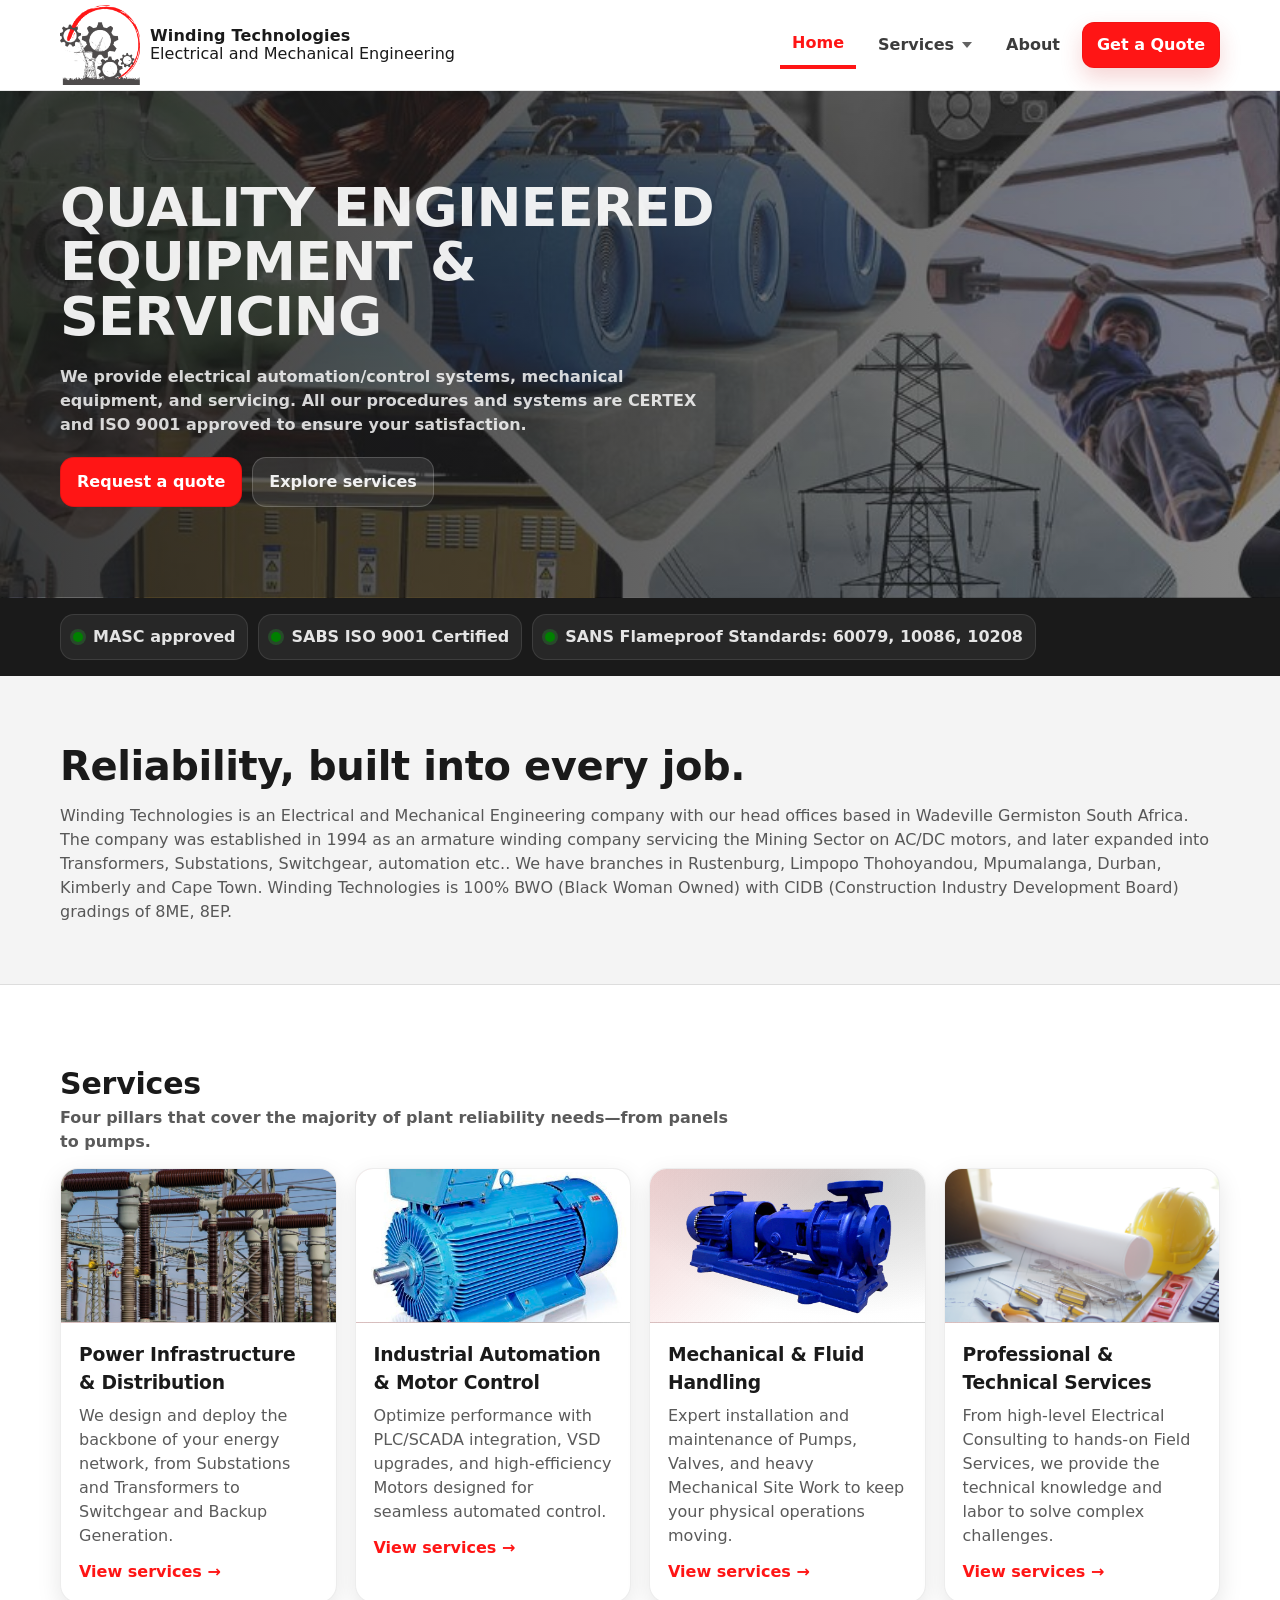
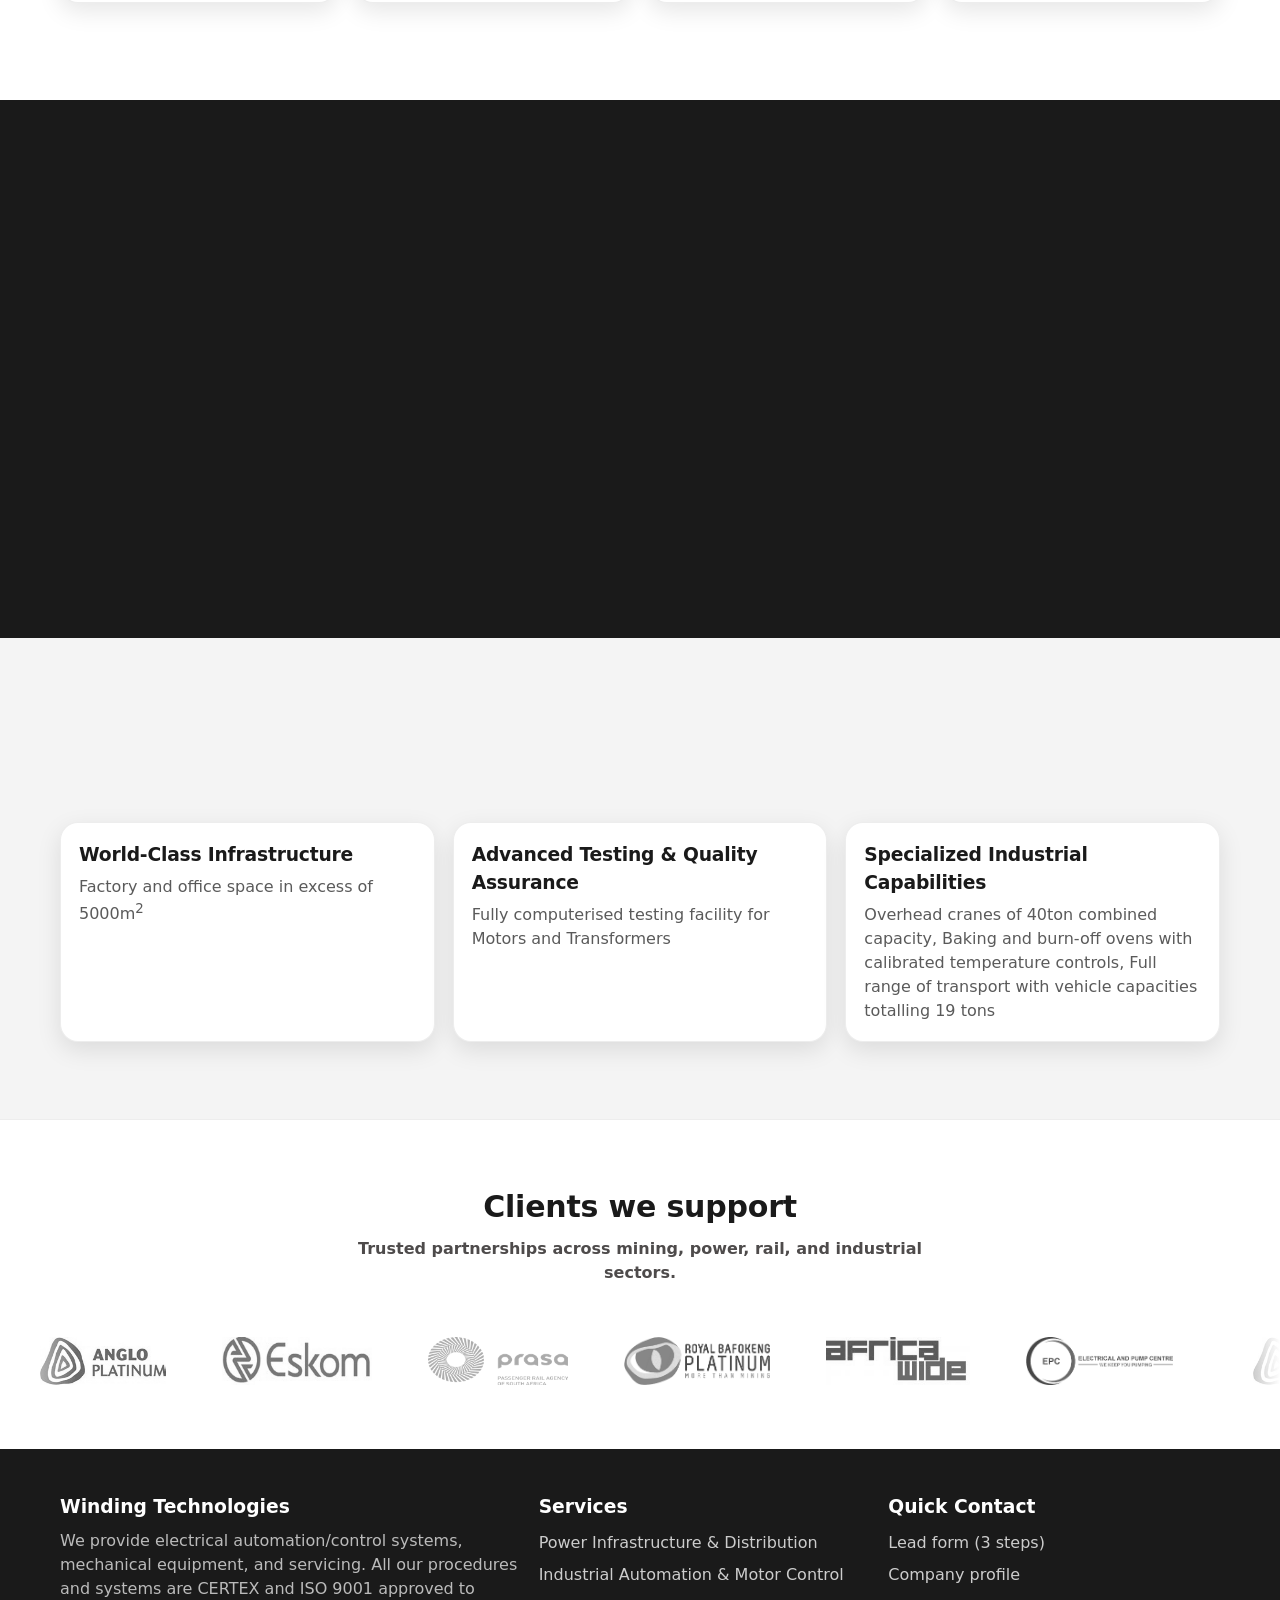
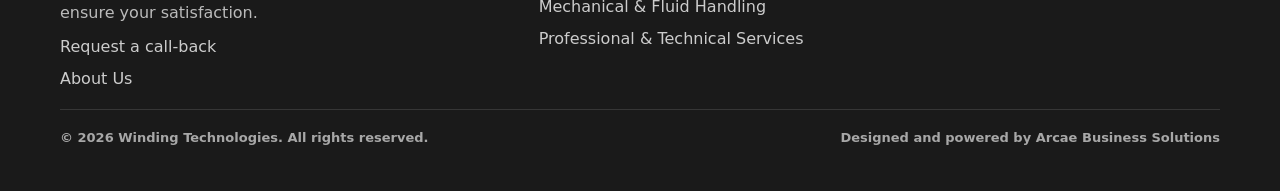
<file: index.html>
<!doctype html>
<html lang="en">
  <head>
    <meta charset="utf-8" />
    <meta name="viewport" content="width=device-width, initial-scale=1" />
    <title>Winding Tech | Industrial Electrical & Mechanical Services</title>
    <meta name="description" content="Reliability-first industrial electrical, automation, and mechanical equipment services. Planned maintenance and rapid response to protect uptime." />
    <link rel="stylesheet" href="./css/main.css" />
  </head>
  <body>
    <div data-site-header></div>

    <main>
      <section class="hero hero--image">
        <div class="u-container hero__grid">
          <div>
            <!-- <span class="u-pill">Industrial reliability • Uptime focused</span> -->
            <h1 class="hero__title">QUALITY ENGINEERED
              EQUIPMENT & SERVICING</h1>
            <p class="hero__lead">
              We provide electrical automation/control systems, mechanical equipment, and servicing. All our procedures and systems are CERTEX and ISO 9001 approved to ensure your satisfaction.            </p>
            <div class="hero__actions">
              <a class="btn btn--primary" href="./contact.html">Request a quote</a>
              <a class="btn" href="./services/industrial-servicing.html">Explore services</a>
            </div>
          </div>

          <!-- <aside class="hero__panel" aria-label="What you get">
            <h3>Reliability-first delivery</h3>
            <p>Structured work scopes, clear reporting, and practical engineering—so downtime stays predictable.</p>
            <ul>
              <li>Preventive maintenance aligned to plant priorities</li>
              <li>On-site diagnostics and root-cause guidance</li>
              <li>Documentation and handover built into the job</li>
            </ul>
          </aside> -->
        </div>
      </section>

      <section class="trust" aria-label="Trust bar">
        <div class="u-container trust__row">
          <div class="trust__item"><span class="trust__dot" aria-hidden="true"></span> MASC approved</div>
          <div class="trust__item"><span class="trust__dot" aria-hidden="true"></span> SABS ISO 9001 Certified</div>
          <div class="trust__item"><span class="trust__dot" aria-hidden="true"></span> SANS Flameproof Standards: 60079, 10086, 10208</div>
        </div>
      </section>

      <section class="page-hero">
        <div class="u-container">
          <h1 class="page-hero__title">Reliability, built into every job.</h1>
          <p class="page-hero__lead">
            Winding Technologies is an Electrical and Mechanical Engineering company with our head offices based in
            Wadeville Germiston South Africa. The company was established in 1994 as an armature winding company servicing
            the Mining Sector on AC/DC motors, and later expanded into Transformers, Substations, Switchgear, automation etc..
            We have branches in Rustenburg, Limpopo Thohoyandou, Mpumalanga, Durban, Kimberly and Cape Town. Winding
            Technologies is 100% BWO (Black Woman Owned) with CIDB (Construction Industry Development Board) gradings of 8ME, 8EP.
          </p>
        </div>
      </section>

      <section class="u-section" aria-label="Core services overview">
        <div class="u-container">
          <div class="section-head" data-reveal>
            <div>
              <h2 class="section-head__title">Services</h2>
              <p class="section-head__lead">Four pillars that cover the majority of plant reliability needs—from panels to pumps.</p>
            </div>
            <!-- <a class="link" href="./contact.html">Talk to an engineer →</a> -->
          </div>

          <div class="u-grid services-overview" data-reveal>
            <article class="u-card service-card">
              <div class="service-card__media" role="img" aria-label="Electrical and automation equipment placeholder">
                <img src="./assets/img/services/winding-tech-substation.jpg">
              </div>
              <div class="u-card__inner">
                <h3 class="service-card__title">Power Infrastructure & Distribution</h3>
                <p class="service-card__text">We design and deploy the backbone of your energy network, from Substations and Transformers to Switchgear and Backup
                Generation.</p>
                <div class="service-card__actions">
                  <a class="link" href="./services/electrification.html">View services →</a>
                </div>
              </div>
            </article>

            <article class="u-card service-card">
              <div class="service-card__media" role="img" aria-label="Mechanical equipment placeholder">
                <img src="./assets/img/services/abb-motor-winding-tech.jpg" height="180">
              </div>
              <div class="u-card__inner">
                <h3 class="service-card__title">Industrial Automation & Motor Control</h3>
                <p class="service-card__text">Optimize performance with PLC/SCADA integration, VSD upgrades, and high-efficiency Motors designed for seamless
                automated control.</p>
                <div class="service-card__actions">
                  <a class="link" href="./services/electrical-automation.html">View services →</a>
                </div>
              </div>
            </article>

            <article class="u-card service-card">
              <div class="service-card__media" role="img" aria-label="Industrial servicing placeholder">
                <img src="./assets/img/services/Water-pump-2-inch-electric-Web-1-1024x538.png">
              </div>
              <div class="u-card__inner">
                <h3 class="service-card__title">Mechanical & Fluid Handling</h3>
                <p class="service-card__text">Expert installation and maintenance of Pumps, Valves, and heavy Mechanical Site Work to keep your physical operations
                moving.</p>
                <div class="service-card__actions">
                  <a class="link" href="./services/mechanical-equipment.html">View services →</a>
                </div>
              </div>
            </article>

            <article class="u-card service-card">
              <div class="service-card__media" role="img" aria-label="Industrial servicing placeholder">
                <img src="./assets/img/services/consulting.jpg">
              </div>
              <div class="u-card__inner">
                <h3 class="service-card__title">Professional & Technical Services</h3>
                <p class="service-card__text">From high-level Electrical Consulting to hands-on Field Services, we provide the technical knowledge and labor to solve
                complex challenges.</p>
                <div class="service-card__actions">
                  <a class="link" href="./services/industrial-servicing.html">View services →</a>
                </div>
              </div>
            </article>
          </div>

        </div>
      </section>

      <section class="u-section fleet" aria-label="Rapid response fleet">
        <div class="u-container">
          <div class="fleet__grid">
            <div data-reveal>
              <h2 class="fleet__title">Quality Management</h2>
              <p class="fleet__text">
              <ul>
                <li>SABS ISO 9001 Certified</li>
                <li>ISO/IEC/SANS 80079-34:2018</li>
                <li>MTEX Q MARK as the Exd Product Repair Mark Scheme
                  Certification which covers the relevent requirements of SANS:
                  <ul>
                    <li>SANS60079-0</li>
                    <li>SANS60079-1</li>
                    <li>SANS60079-19</li>
                  </ul>
                </li>
              </ul>
              </p>
              <!-- <div class="hero__actions" style="margin-top: 14px;">
                <a class="btn btn--primary" href="./contact.html">Request a quote</a>
                <a class="btn" href="./services/industrial-servicing.html">See service coverage</a>
              </div> -->
            </div>

            <div class="fleet__media" data-reveal>
              <div class="fleet__media-frame">
                <h2 class="fleet__title">Technology Partners</h2>
                <img
                  class="media-img media-img--featured"
                  src="./assets/img/partners/winding-technologies-partners.png"
                  alt="Winding Technologies Partners"
                  loading="lazy"
                />
              </div>
            </div>
            
          </div>
        </div>
      </section>

      <section class="u-section u-section--gray" aria-label="Value propositions">
        <div class="u-container">
          <div class="section-head" data-reveal>
            <div>
              <h2 class="section-head__title">Built for industrial reliability</h2>
              <p class="section-head__lead">Clear scopes. Safe execution. Documented handover. Practical engineering support on site.</p>
            </div>
          </div>

          <div class="u-grid u-grid--3" data-reveal>
            <div class="u-card">
              <div class="u-card__inner">
                <h3 class="service-card__title">World-Class Infrastructure</h3>
                <p class="service-card__text">Factory and office space in
                  excess of 5000m<sup>2</sup></p>
              </div>
            </div>
            <div class="u-card">
              <div class="u-card__inner">
                <h3 class="service-card__title">Advanced Testing & Quality Assurance</h3>
                <p class="service-card__text">Fully computerised testing
                facility for Motors and
                Transformers</p>
              </div>
            </div>
            
            <div class="u-card">
              <div class="u-card__inner">
                <h3 class="service-card__title">Specialized Industrial Capabilities</h3>
                <p class="service-card__text">Overhead cranes of 40ton combined
                capacity, Baking and burn-off ovens with
                calibrated temperature controls, Full range of transport with vehicle
                capacities totalling 19 tons
</p>
              </div>
            </div>
          </div>
        </div>
      </section>
    </main>

    <section class="client-logos" aria-labelledby="client-logos-heading">
      <div class="u-container client-logos__head" data-reveal>
        <h2 id="client-logos-heading" class="client-logos__title">Clients we support</h2>
        <p class="client-logos__lead">Trusted partnerships across mining, power, rail, and industrial sectors.</p>
      </div>
      <div class="client-logos__viewport">
        <div class="client-logos__strip">
          <ul class="client-logos__row">
            <li class="client-logos__cell">
              <img src="./assets/img/clients/anglo-american-logo.jpg" alt="Anglo American" width="200" height="80" loading="lazy" />
            </li>
            <li class="client-logos__cell">
              <img src="./assets/img/clients/eskom-logo.jpg" alt="Eskom" width="200" height="80" loading="lazy" />
            </li>
            <li class="client-logos__cell">
              <img src="./assets/img/clients/prasa-logo.png" alt="PRASA" width="200" height="80" loading="lazy" />
            </li>
            <li class="client-logos__cell">
              <img src="./assets/img/clients/royal-bafokeng-logo.png" alt="Royal Bafokeng Platinum" width="200" height="80" loading="lazy" />
            </li>
            <li class="client-logos__cell">
              <img src="./assets/img/clients/africa-wide-logo.jpg" alt="Africa Wide" width="200" height="80" loading="lazy" />
            </li>
            <li class="client-logos__cell">
              <img src="./assets/img/clients/epc-logo.png" alt="EPC" width="200" height="80" loading="lazy" />
            </li>
          </ul>
          <ul class="client-logos__row" aria-hidden="true">
            <li class="client-logos__cell">
              <img src="./assets/img/clients/anglo-american-logo.jpg" alt="" width="200" height="80" loading="lazy" />
            </li>
            <li class="client-logos__cell">
              <img src="./assets/img/clients/eskom-logo.jpg" alt="" width="200" height="80" loading="lazy" />
            </li>
            <li class="client-logos__cell">
              <img src="./assets/img/clients/prasa-logo.png" alt="" width="200" height="80" loading="lazy" />
            </li>
            <li class="client-logos__cell">
              <img src="./assets/img/clients/royal-bafokeng-logo.png" alt="" width="200" height="80" loading="lazy" />
            </li>
            <li class="client-logos__cell">
              <img src="./assets/img/clients/africa-wide-logo.jpg" alt="" width="200" height="80" loading="lazy" />
            </li>
            <li class="client-logos__cell">
              <img src="./assets/img/clients/epc-logo.png" alt="" width="200" height="80" loading="lazy" />
            </li>
          </ul>
        </div>
      </div>
    </section>

    <div data-site-footer></div>
    <script src="./js/main.js" defer></script>
  </body>
</html>
</file>
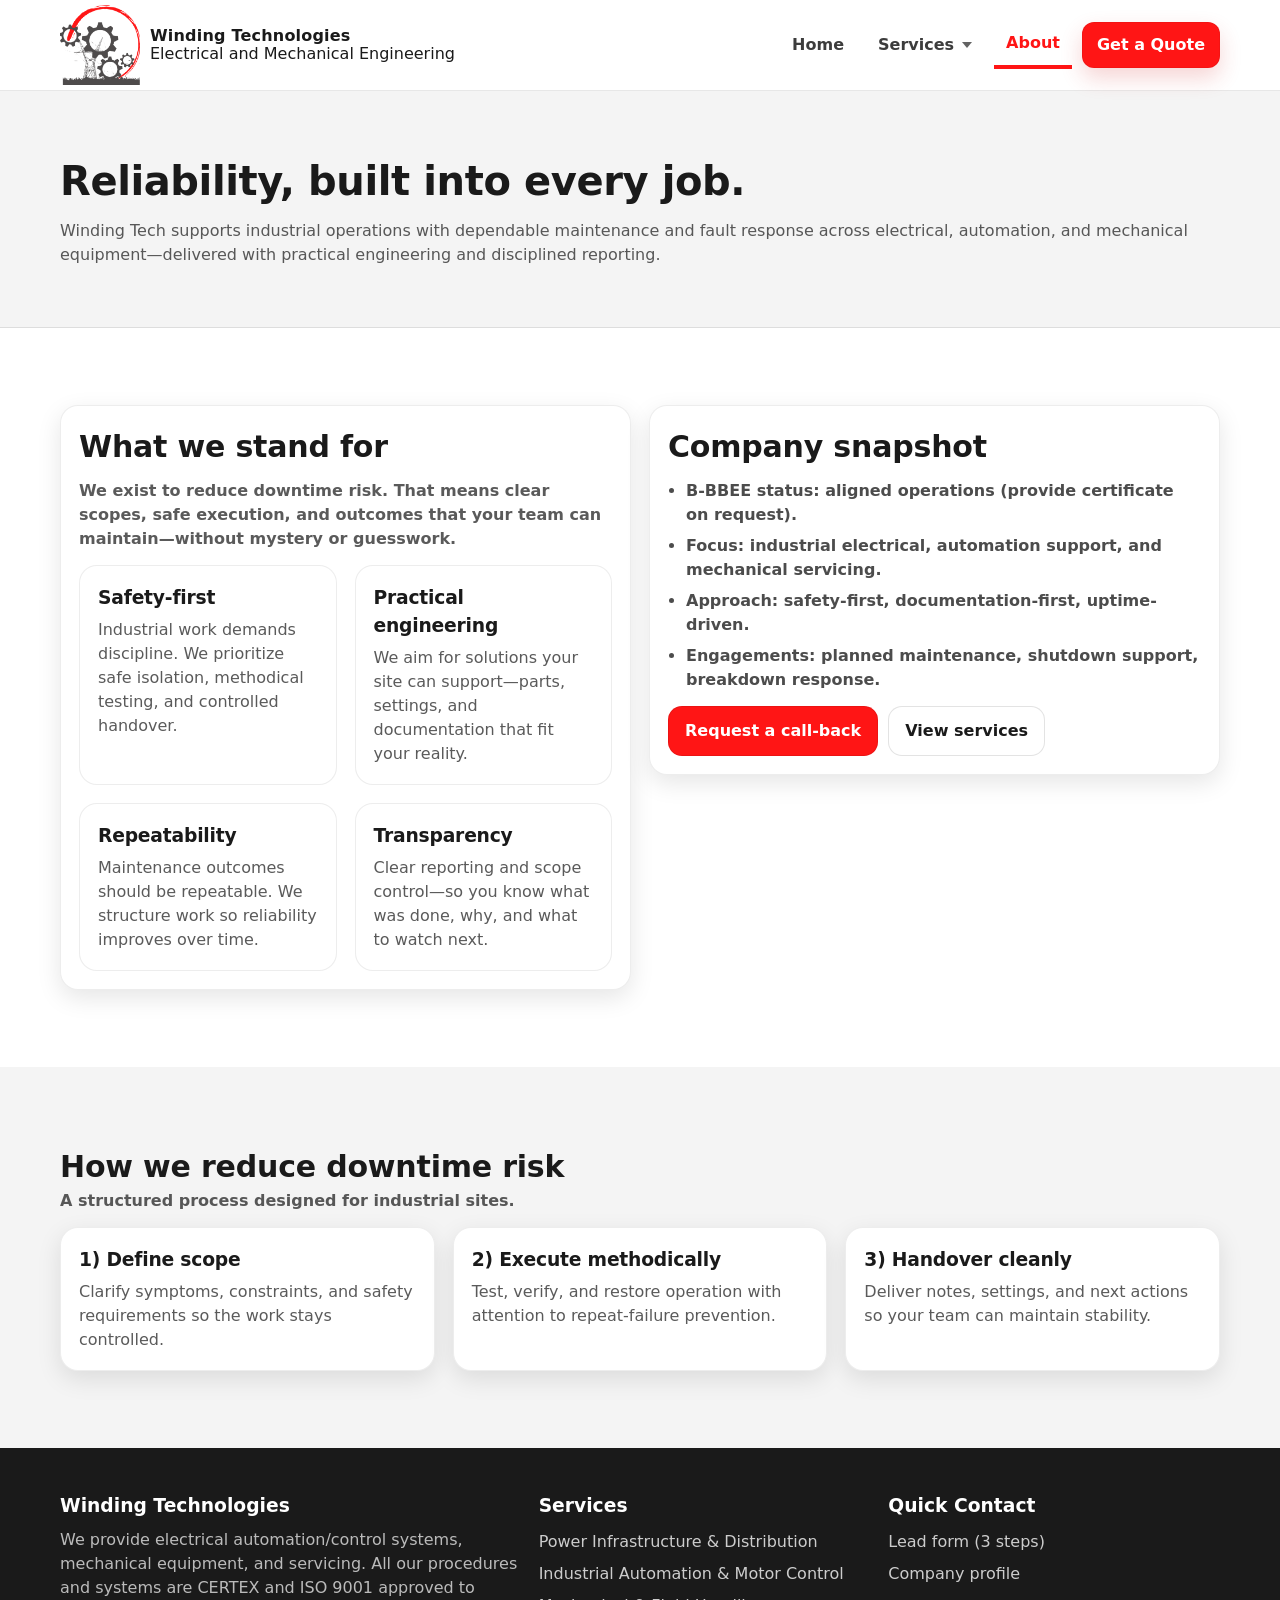
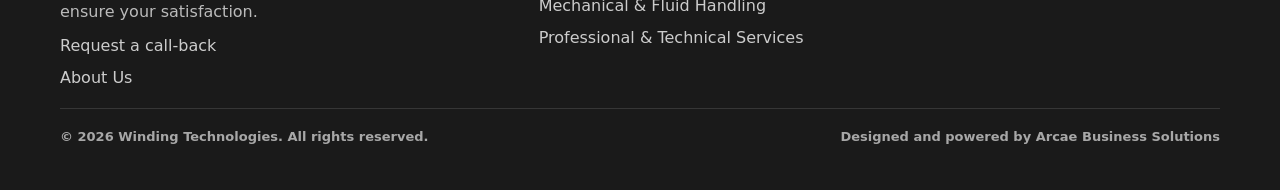
<file: about.html>
<!doctype html>
<html lang="en">
  <head>
    <meta charset="utf-8" />
    <meta name="viewport" content="width=device-width, initial-scale=1" />
    <title>About | Winding Tech</title>
    <meta name="description" content="About Winding Tech: reliability-focused industrial electrical and mechanical services with a safety-first, documentation-driven approach." />
    <link rel="stylesheet" href="./css/main.css" />
  </head>
  <body>
    <div data-site-header></div>

    <main>
      <section class="page-hero">
        <div class="u-container">
          <h1 class="page-hero__title">Reliability, built into every job.</h1>
          <p class="page-hero__lead">
            Winding Tech supports industrial operations with dependable maintenance and fault response across electrical, automation, and mechanical equipment—delivered with practical engineering and disciplined reporting.
          </p>
        </div>
      </section>

      <section class="u-section">
        <div class="u-container">
          <div class="u-grid u-grid--2" style="align-items:start;">
            <article class="u-card" data-reveal>
              <div class="u-card__inner">
                <h2 class="section-head__title" style="margin:0 0 10px;">What we stand for</h2>
                <p class="section-head__lead" style="margin:0;">
                  We exist to reduce downtime risk. That means clear scopes, safe execution, and outcomes that your team can maintain—without mystery or guesswork.
                </p>

                <div class="u-grid u-grid--2" style="margin-top: 14px;">
                  <div class="u-card" style="box-shadow:none;">
                    <div class="u-card__inner">
                      <h3 class="service-card__title">Safety-first</h3>
                      <p class="service-card__text">Industrial work demands discipline. We prioritize safe isolation, methodical testing, and controlled handover.</p>
                    </div>
                  </div>
                  <div class="u-card" style="box-shadow:none;">
                    <div class="u-card__inner">
                      <h3 class="service-card__title">Practical engineering</h3>
                      <p class="service-card__text">We aim for solutions your site can support—parts, settings, and documentation that fit your reality.</p>
                    </div>
                  </div>
                  <div class="u-card" style="box-shadow:none;">
                    <div class="u-card__inner">
                      <h3 class="service-card__title">Repeatability</h3>
                      <p class="service-card__text">Maintenance outcomes should be repeatable. We structure work so reliability improves over time.</p>
                    </div>
                  </div>
                  <div class="u-card" style="box-shadow:none;">
                    <div class="u-card__inner">
                      <h3 class="service-card__title">Transparency</h3>
                      <p class="service-card__text">Clear reporting and scope control—so you know what was done, why, and what to watch next.</p>
                    </div>
                  </div>
                </div>
              </div>
            </article>

            <aside class="u-card" data-reveal>
              <div class="u-card__inner">
                <h2 class="section-head__title" style="margin:0 0 10px;">Company snapshot</h2>
                <ul class="capabilities__list" style="margin:0;">
                  <li><strong>B-BBEE status</strong>: aligned operations (provide certificate on request).</li>
                  <li><strong>Focus</strong>: industrial electrical, automation support, and mechanical servicing.</li>
                  <li><strong>Approach</strong>: safety-first, documentation-first, uptime-driven.</li>
                  <li><strong>Engagements</strong>: planned maintenance, shutdown support, breakdown response.</li>
                </ul>
                <div class="service-card__actions" style="margin-top: 14px;">
                  <a class="btn btn--primary" href="./contact.html">Request a call-back</a>
                  <a class="btn" href="./services/electrical-automation.html">View services</a>
                </div>
              </div>
            </aside>
          </div>
        </div>
      </section>

      <section class="u-section u-section--gray">
        <div class="u-container">
          <div class="section-head" data-reveal>
            <div>
              <h2 class="section-head__title">How we reduce downtime risk</h2>
              <p class="section-head__lead">A structured process designed for industrial sites.</p>
            </div>
          </div>

          <div class="u-grid u-grid--3" data-reveal>
            <div class="u-card">
              <div class="u-card__inner">
                <h3 class="service-card__title">1) Define scope</h3>
                <p class="service-card__text">Clarify symptoms, constraints, and safety requirements so the work stays controlled.</p>
              </div>
            </div>
            <div class="u-card">
              <div class="u-card__inner">
                <h3 class="service-card__title">2) Execute methodically</h3>
                <p class="service-card__text">Test, verify, and restore operation with attention to repeat-failure prevention.</p>
              </div>
            </div>
            <div class="u-card">
              <div class="u-card__inner">
                <h3 class="service-card__title">3) Handover cleanly</h3>
                <p class="service-card__text">Deliver notes, settings, and next actions so your team can maintain stability.</p>
              </div>
            </div>
          </div>
        </div>
      </section>
    </main>

    <div data-site-footer></div>
    <script src="./js/main.js" defer></script>
  </body>
</html>
</file>
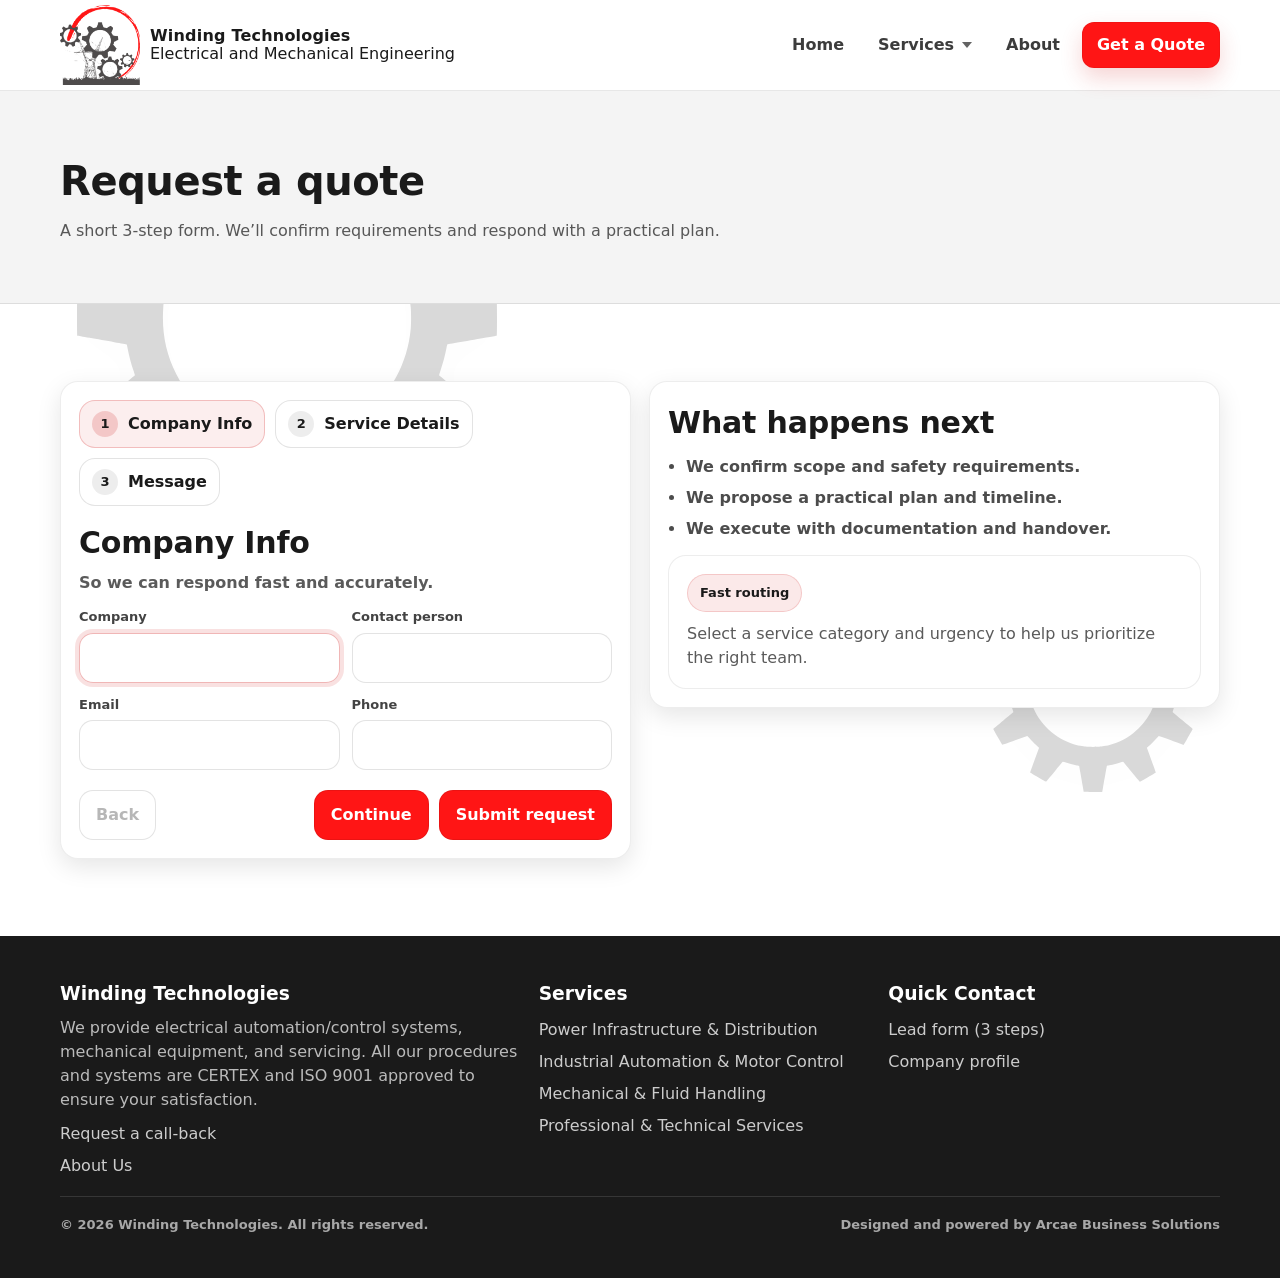
<file: contact.html>
<!doctype html>
<html lang="en">
  <head>
    <meta charset="utf-8" />
    <meta name="viewport" content="width=device-width, initial-scale=1" />
    <title>Contact | Winding Tech</title>
    <meta name="description" content="Request a quote from Winding Tech using a fast 3-step lead form with client-side validation." />
    <link rel="stylesheet" href="./css/main.css" />
  </head>
  <body>
    <div data-site-header></div>

    <main>
      <section class="page-hero">
        <div class="u-container">
          <h1 class="page-hero__title">Request a quote</h1>
          <p class="page-hero__lead">A short 3-step form. We’ll confirm requirements and respond with a practical plan.</p>
        </div>
      </section>

      <section class="u-section">
        <div class="u-container">
          <div class="u-grid u-grid--2" style="align-items:start;">
            <article class="u-card" data-reveal>
              <div class="u-card__inner">
                <div class="stepper" aria-label="Form steps">
                  <div class="stepper__step stepper__step--active" data-stepper-step>
                    <span class="stepper__num">1</span> Company Info
                  </div>
                  <div class="stepper__step" data-stepper-step>
                    <span class="stepper__num">2</span> Service Details
                  </div>
                  <div class="stepper__step" data-stepper-step>
                    <span class="stepper__num">3</span> Message
                  </div>
                </div>

                <form class="form" data-multistep-form novalidate>
                  <div class="toast" role="status" aria-live="polite" data-form-toast></div>

                  <!-- Step 1 -->
                  <section data-form-step>
                    <h2 class="section-head__title" style="margin: 14px 0 6px;">Company Info</h2>
                    <p class="section-head__lead" style="margin:0 0 12px;">So we can respond fast and accurately.</p>

                    <div class="form__grid">
                      <div class="field">
                        <label class="field__label" for="company">Company</label>
                        <input class="field__control" id="company" name="Company" type="text" autocomplete="organization" data-required />
                        <div class="field__error" data-field-error>Company is required.</div>
                      </div>

                      <div class="field">
                        <label class="field__label" for="contact">Contact person</label>
                        <input class="field__control" id="contact" name="Contact person" type="text" autocomplete="name" data-required />
                        <div class="field__error" data-field-error>Contact person is required.</div>
                      </div>

                      <div class="field">
                        <label class="field__label" for="email">Email</label>
                        <input class="field__control" id="email" name="Email" type="email" autocomplete="email" inputmode="email" data-required />
                        <div class="field__error" data-field-error>Enter a valid email address.</div>
                      </div>

                      <div class="field">
                        <label class="field__label" for="phone">Phone</label>
                        <input class="field__control" id="phone" name="Phone" type="tel" autocomplete="tel" inputmode="tel" data-required />
                        <div class="field__error" data-field-error>Phone is required.</div>
                      </div>
                    </div>
                  </section>

                  <!-- Step 2 -->
                  <section data-form-step hidden>
                    <h2 class="section-head__title" style="margin: 14px 0 6px;">Service Details</h2>
                    <p class="section-head__lead" style="margin:0 0 12px;">Pick the closest match so we route your request correctly.</p>

                    <div class="form__grid">
                      <div class="field">
                        <label class="field__label" for="service">Service category</label>
                        <select class="field__control" id="service" name="Service category" data-required>
                          <option value="">Select…</option>
                          <option>Electrical & Automation</option>
                          <option>Mechanical Equipment</option>
                          <option>Industrial Servicing</option>
                        </select>
                        <div class="field__error" data-field-error>Service category is required.</div>
                      </div>

                      <div class="field">
                        <label class="field__label" for="urgency">Urgency</label>
                        <select class="field__control" id="urgency" name="Urgency" data-required>
                          <option value="">Select…</option>
                          <option>Planned / Preventive</option>
                          <option>Soon (1–3 days)</option>
                          <option>Urgent (same day)</option>
                        </select>
                        <div class="field__error" data-field-error>Urgency is required.</div>
                      </div>

                      <div class="field">
                        <label class="field__label" for="site">Site / location</label>
                        <input class="field__control" id="site" name="Site / location" type="text" autocomplete="off" data-required />
                        <div class="field__error" data-field-error>Site / location is required.</div>
                      </div>

                      <div class="field">
                        <label class="field__label" for="equipment">Equipment / system</label>
                        <input class="field__control" id="equipment" name="Equipment / system" type="text" autocomplete="off" data-required />
                        <div class="field__error" data-field-error>Equipment / system is required.</div>
                      </div>
                    </div>
                  </section>

                  <!-- Step 3 -->
                  <section data-form-step hidden>
                    <h2 class="section-head__title" style="margin: 14px 0 6px;">Message</h2>
                    <p class="section-head__lead" style="margin:0 0 12px;">Describe symptoms, constraints, and what “good” looks like.</p>

                    <div class="field">
                      <label class="field__label" for="message">What do you need help with?</label>
                      <textarea class="field__control" id="message" name="Message" rows="6" data-required></textarea>
                      <div class="field__error" data-field-error>Message is required.</div>
                    </div>
                  </section>

                  <div class="form-actions">
                    <div class="form-actions__left">
                      <button class="btn" type="button" data-form-prev>Back</button>
                    </div>
                    <div class="form-actions__right">
                      <button class="btn btn--primary" type="button" data-form-next>Continue</button>
                      <button class="btn btn--primary" type="submit" data-form-submit hidden>Submit request</button>
                    </div>
                  </div>
                </form>
              </div>
            </article>

            <aside class="u-card" data-reveal>
              <div class="u-card__inner">
                <h2 class="section-head__title" style="margin:0 0 10px;">What happens next</h2>
                <ul class="capabilities__list" style="margin:0;">
                  <li>We confirm scope and safety requirements.</li>
                  <li>We propose a practical plan and timeline.</li>
                  <li>We execute with documentation and handover.</li>
                </ul>
                <div class="u-card" style="margin-top: 14px; box-shadow:none;">
                  <div class="u-card__inner">
                    <span class="u-pill">Fast routing</span>
                    <p class="service-card__text" style="margin-top: 10px;">
                      Select a service category and urgency to help us prioritize the right team.
                    </p>
                  </div>
                </div>
              </div>
            </aside>
          </div>
        </div>
      </section>
    </main>

    <div data-site-footer></div>
    <script src="./js/main.js" defer></script>
  </body>
</html>
</file>
<file: css/main.css>
/* Winding Tech — Design System (BEM + CSS Variables) */
:root{
  --color-jet: #1A1A1A;
  --color-red: #ff1515;
  --color-gray: #F4F4F4;
  --color-white: #FFFFFF;
  --color-muted: #4e4b4b;

  --radius-md: 14px;
  --radius-lg: 18px;
  --shadow-sm: 0 8px 24px rgba(0,0,0,.10);
  --shadow-md: 0 16px 40px rgba(0,0,0,.14);

  --container: 1160px;
  --gutter: 20px;
  --header-h: 90px;
}

*{ box-sizing:border-box; }
html{ scroll-behavior:smooth; }
body{
  margin:0;
  font-family: ui-sans-serif, system-ui, -apple-system, "Segoe UI", Roboto, Helvetica, Arial, "Apple Color Emoji","Segoe UI Emoji";
  color: var(--color-jet);
  background: var(--color-white);
  line-height: 1.5;
  text-rendering: optimizeLegibility;
}
img{ max-width:100%; height:auto; display:block; }
a{ color: inherit; text-decoration: none; }
button, input, textarea{ font: inherit; }

.media-img{
  width: 100%;
  height: 100%;
  object-fit: cover;
  border-radius: 4px;
}
.media-img--featured{
  border-bottom: 3px solid var(--color-red);
}

.u-container{
  width: min(var(--container), calc(100% - (var(--gutter) * 2)));
  margin-inline: auto;
}
.u-sr-only{
  position:absolute;
  width:1px; height:1px;
  padding:0; margin:-1px;
  overflow:hidden; clip: rect(0,0,0,0);
  white-space:nowrap; border:0;
}
.u-section{
  padding: clamp(40px, 6vw, 84px) 0;
}
.u-section--gray{ background: var(--color-gray); }
.u-grid{
  display:grid;
  grid-template-columns: 1fr;
  gap: 18px;
}
.u-grid--2{
  grid-template-columns: repeat(2, minmax(0,1fr));
}
.u-grid--3{
  grid-template-columns: repeat(3, minmax(0,1fr));
}
.u-card{
  background: var(--color-white);
  border-radius: var(--radius-lg);
  box-shadow: var(--shadow-sm);
  border: 1px solid rgba(26,26,26,.08);
}
.u-card__inner{ padding: 18px; }
.u-pill{
  display:inline-flex;
  gap: 8px;
  align-items:center;
  padding: 8px 12px;
  border-radius: 999px;
  background: rgba(211,47,47,.10);
  color: var(--color-jet);
  border: 1px solid rgba(211,47,47,.18);
  font-weight: 600;
  font-size: 13px;
}

/* Header / Nav */
.site-header{
  position: sticky;
  top: 0;
  z-index: 50;
  background: rgba(255,255,255,.88);
  backdrop-filter: blur(10px);
  border-bottom: 1px solid rgba(26,26,26,.10);
}
.site-header__bar{
  display:flex;
  align-items:center;
  justify-content:space-between;
  height: var(--header-h);
  gap: 14px;
}
.brand{
  display:flex;
  align-items:center;
  gap: 10px;
  min-width: 200px;
}
.brand__logo{
  width: 80px;
  height: 80px;
  /* border-radius: 10px; */
  object-fit: cover;
  /* box-shadow: inset 0 0 0 1px rgba(255,255,255,.12); */
 }
.brand__text{ display:flex; flex-direction:column; line-height:1.1; }
.brand__name{ font-weight: 800; letter-spacing: .2px; }
.brand__tag{ font-size: 12px; color: var(--color-muted); font-weight: 600; }

.nav{
  display:flex;
  align-items:center;
  gap: 16px;
}
.nav__list{
  list-style:none;
  display:flex;
  gap: 10px;
  padding:0;
  margin:0;
  align-items:center;
}
.nav__item{ position: relative; }
.nav__link{
  display:inline-flex;
  align-items:center;
  padding: 10px 12px;
  border-radius: 0px;
  font-weight: 650;
  color: rgba(26,26,26,.85);
}
.nav__link:hover{
  background: rgba(26,26,26,.06);
}
.nav__link--active{
  background: none;
  border-bottom: 4px solid var(--color-red);
  color: var(--color-red);
}
.nav__link--services{
  display:inline-flex;
  align-items:center;
  gap: 8px;
  border:none;
  background-color: var(--color-white);
}
.nav__caret{
  width: 0;
  height: 0;
  border-left: 5px solid transparent;
  border-right: 5px solid transparent;
  border-top: 6px solid currentColor;
  opacity: .8;
}

/* Mega menu */
.mega{
  position: absolute;
  top: calc(100% + 10px);
  left: 0;
  min-width: 360px;
  background: var(--color-jet);
  color: rgba(255,255,255,.92);
  border-radius: 18px;
  border: 1px solid rgba(255,255,255,.10);
  border-top: 4px solid var(--color-red);
  box-shadow: var(--shadow-md);
  padding: 14px;
  display:none;
}
.mega__grid{
  display:grid;
  grid-template-columns: 1fr;
  gap: 12px;
}
.mega__col-title{
  margin: 0 0 8px;
  color: rgba(255,255,255,.70);
  font-weight: 850;
  font-size: 12px;
  letter-spacing: .6px;
  text-transform: uppercase;
}
.mega__list{
  list-style:none;
  padding:0;
  margin:0;
  display:grid;
  gap: 6px;
}
.mega__link{
  display:flex;
  align-items:center;
  padding: 10px 12px;
  border-radius: 14px;
  color: rgba(255,255,255,.92);
  font-weight: 600;
}
.mega__link:hover{
  color: var(--color-red);
  background: rgba(255,255,255,.06);
}
.nav__item--services:hover .mega{ display:block; }
.nav__item--services.nav__item--open .mega{ display:block; }
.nav__cta{
  display:inline-flex;
  align-items:center;
  justify-content:center;
  padding: 10px 14px;
  border-radius: 12px;
  background: var(--color-red);
  color: var(--color-white);
  font-weight: 750;
  box-shadow: 0 10px 22px rgba(211,47,47,.20);
  border: 1px solid rgba(0,0,0,.05);
}
.nav__cta:hover{ filter: brightness(.98); }

.nav-toggle{
  display:none;
  width: 42px;
  height: 42px;
  border-radius: 12px;
  border: 1px solid rgba(26,26,26,.12);
  background: rgba(255,255,255,.9);
  padding:0;
}
.nav-toggle__icon{
  width: 18px;
  height: 12px;
  margin: 0 auto;
  position: relative;
}
.nav-toggle__icon span{
  position:absolute;
  left:0; right:0;
  height: 2px;
  background: var(--color-jet);
  border-radius: 2px;
  transform-origin: center;
  transition: transform .18s ease, top .18s ease, opacity .18s ease;
}
.nav-toggle__icon span:nth-child(1){ top:0; }
.nav-toggle__icon span:nth-child(2){ top:5px; }
.nav-toggle__icon span:nth-child(3){ top:10px; }
.nav--open .nav-toggle__icon span:nth-child(1){ top:5px; transform: rotate(45deg); }
.nav--open .nav-toggle__icon span:nth-child(2){ opacity:0; }
.nav--open .nav-toggle__icon span:nth-child(3){ top:5px; transform: rotate(-45deg); }

@media (max-width: 860px){
  .nav-toggle{ display:inline-flex; align-items:center; justify-content:center; }
  .nav__list{
    position: fixed;
    inset: calc(var(--header-h) + 12px) 12px auto 12px;
    display:grid;
    gap: 8px;
    padding: 12px;
    border-radius: 18px;
    background: rgba(255,255,255,.96);
    border: 1px solid rgba(26,26,26,.12);
    box-shadow: var(--shadow-md);
    transform: translateY(-12px);
    opacity: 0;
    pointer-events: none;
    transition: transform .18s ease, opacity .18s ease;
  }
  .nav--open .nav__list{
    transform: translateY(0);
    opacity: 1;
    pointer-events: auto;
  }
  .nav__link, .nav__cta{ width: 100%; justify-content:flex-start; }

  .nav__item{ width: 100%; }
  .nav__item--services .mega{
    position: static;
    min-width: 0;
    width: 100%;
    margin-top: 6px;
    display:none;
  }
  .nav__item--services.nav__item--open .mega{ display:block; }
  .mega__grid{ grid-template-columns: 1fr; }
  .u-grid--2,
  .u-grid--3{ grid-template-columns: 1fr; }
}

/* Footer */
.site-footer{
  background: var(--color-jet);
  color: rgba(255,255,255,.88);
  padding: 44px 0;
}
.site-footer__grid{
  display:grid;
  grid-template-columns: 1.25fr .9fr .9fr;
  gap: 18px;
}
.site-footer__title{ font-weight: 800; color: var(--color-white); margin:0 0 8px; }
.site-footer__muted{ color: rgba(255,255,255,.70); margin:0; }
.site-footer__links{ list-style:none; padding:0; margin: 10px 0 0; display:grid; gap: 8px; }
.site-footer__links a{ color: rgba(255,255,255,.78); }
.site-footer__links a:hover{ color: rgba(255,255,255,.95); }
.site-footer__meta{
  margin-top: 18px;
  padding-top: 18px;
  border-top: 1px solid rgba(255,255,255,.12);
  display:flex;
  align-items:center;
  justify-content:space-between;
  gap: 12px;
  flex-wrap: wrap;
  color: rgba(255,255,255,.62);
  font-weight: 600;
  font-size: 13px;
}
@media (max-width: 860px){
  .site-footer__grid{ grid-template-columns: 1fr; }
}

/* Home */
.hero{
  position: relative;
  padding: clamp(44px, 7vw, 96px) 0;
  background:
    radial-gradient(900px 500px at 16% -10%, rgba(211,47,47,.18), transparent 60%),
    radial-gradient(700px 420px at 92% 0%, rgba(26,26,26,.10), transparent 55%),
    linear-gradient(180deg, rgba(244,244,244,.85), rgba(255,255,255,1));
  border-bottom: 1px solid rgba(26,26,26,.10);
}
.hero--image{
  color: rgba(255,255,255,.92);
  background-color: var(--color-jet);
  background-image: var(--hero-image, url("../assets/img/winding-tech-website-header.png"));
  background-size: cover;
  background-position: center;
  background-repeat: no-repeat;
  background-attachment: fixed;
  border-bottom: 1px solid rgba(0,0,0,.25);
}
.hero--image::before{
  content:"";
  position:absolute;
  inset:0;
  background: linear-gradient(90deg, rgba(26,26,26,.70), rgba(26,26,26,0));
  pointer-events:none;
}
.hero--image .hero__grid{ position: relative; z-index: 1; }
.hero--image .u-pill{
  background: rgba(0,0,0,.28);
  border-color: rgba(255,255,255,.14);
  color: rgba(255,255,255,.92);
}
.hero--image .hero__lead{ color: rgba(255,255,255,.82); }
.hero--image .btn{
  background: rgba(255,255,255,.10);
  border-color: rgba(255,255,255,.18);
  color: rgba(255,255,255,.92);
}
.hero--image .btn--primary{
  background: var(--color-red);
  color: var(--color-white);
  border-color: rgba(0,0,0,.10);
}
.hero__grid{
  display:grid;
  grid-template-columns: 1.2fr .8fr;
  gap: 22px;
  align-items:center;
}
.hero__title{
  font-size: clamp(34px, 4.2vw, 54px);
  line-height: 1.02;
  letter-spacing: -0.6px;
  margin: 0 0 20px;
}
.hero__lead{
  margin: 0 0 20px;
  color: rgba(26,26,26,.75);
  font-weight: 600;
  max-width: 58ch;
}
.hero__actions{
  display:flex;
  gap: 10px;
  flex-wrap: wrap;
  align-items:center;
}
.btn{
  display:inline-flex;
  align-items:center;
  justify-content:center;
  gap: 10px;
  padding: 12px 16px;
  border-radius: 14px;
  border: 1px solid rgba(26,26,26,.12);
  background: rgba(255,255,255,.92);
  font-weight: 750;
}
.btn--primary{
  background: var(--color-red);
  color: var(--color-white);
  border-color: rgba(0,0,0,.08);
}
.btn:hover{ filter: brightness(.99); }
.hero__panel{
  background: rgba(26,26,26,.92);
  color: rgba(255,255,255,.90);
  border-radius: 22px;
  padding: 18px;
  box-shadow: var(--shadow-md);
  border: 1px solid rgba(255,255,255,.10);
}
.hero__panel h3{ margin: 0 0 10px; color: var(--color-white); }
.hero__panel p{ margin: 0 0 12px; color: rgba(255,255,255,.74); font-weight: 600; }
.hero__panel ul{ margin: 0; padding-left: 18px; color: rgba(255,255,255,.84); }
.hero__panel li{ margin: 6px 0; }
@media (max-width: 980px){
  .hero__grid{ grid-template-columns: 1fr; }
}

.trust{
  padding: 16px 0;
  background: var(--color-jet);
  color: rgba(255,255,255,.88);
}
.trust__row{
  display:flex;
  gap: 10px;
  flex-wrap: wrap;
  align-items:center;
  /* justify-content: space-between; */
}
.trust__item{
  display:flex;
  gap: 10px;
  align-items:center;
  padding: 10px 12px;
  border-radius: 14px;
  background: rgba(255,255,255,.06);
  border: 1px solid rgba(255,255,255,.10);
  font-weight: 750;
  color: rgba(255,255,255,.88);
}
.trust__dot{
  width: 10px; height: 10px;
  border-radius: 999px;
  background: green;
  box-shadow: 0 0 0 3px rgba(47, 211, 61, 0.2);
}

.section-head{
  display:flex;
  align-items:flex-end;
  justify-content: space-between;
  gap: 14px;
  margin-bottom: 14px;
}
.section-head__title{
  margin:0;
  font-size: clamp(22px, 2.4vw, 30px);
  letter-spacing: -.2px;
}
.section-head__lead{
  margin:0;
  color: rgba(26,26,26,.72);
  font-weight: 600;
  max-width: 62ch;
}

.services-overview{
  grid-template-columns: repeat(4, 1fr);
  margin-bottom: 20px;
}
@media (max-width: 980px){
  .services-overview{ grid-template-columns: 1fr; }
}

.service-card{
  overflow:hidden;
}
.service-card__media{
  position: relative;
  aspect-ratio: 16/9;
  background:
    linear-gradient(135deg, rgba(211,47,47,.18), transparent 60%),
    radial-gradient(400px 240px at 70% 10%, rgba(26,26,26,.18), transparent 55%),
    linear-gradient(180deg, rgba(244,244,244,1), rgba(255,255,255,1));
  border-bottom: 1px solid rgba(26,26,26,.08);
  overflow: hidden;
}

.service-card__media > img {
  position: absolute;
  inset: 0;
  width: 100%;
  height: 100%;
  object-fit: cover;
  display: block;
}

/* Background rotating gears (fixed, parallax effect) */

.bg-container{
  position: fixed;
  inset: 0;
  pointer-events: none;
  z-index: -1;
  overflow: visible;
}
.bg-gear{
  position: fixed;
  opacity: 0.15;
  transition: opacity .22s linear, transform .12s linear;
  transform-origin: center center;
  will-change: transform, opacity;
  filter: drop-shadow(0 8px 20px rgba(0,0,0,.06));
}
.bg-gear--hidden {
  opacity: 0;
  visibility: hidden;
}
.gear-large{
  width: 420px;
  left: 6vw;
  top: 12vh;
}
.gear-small{
  width: 220px;
  right: 6vw;
  bottom: 12vh;
}

@media (max-width: 768px){
  .gear-large{ width: 300px; left: 3vw; top: 8vh; }
  .gear-small{ width: 140px; right: 3vw; bottom: 8vh; }
}

.service-card__title{
  margin: 0 0 6px;
  font-weight: 850;
  letter-spacing: -.2px;
}
.service-card__text{
  margin:0;
  color: rgba(26,26,26,.72);
  font-weight: 400;
}
.service-card__actions{
  margin-top: 12px;
  display:flex;
  gap: 10px;
  align-items:center;
  flex-wrap: wrap;
}
.link{
  display:inline-flex;
  align-items:center;
  gap: 8px;
  font-weight: 800;
  color: var(--color-red);
}
.link:hover{ filter: brightness(.95); }

/* Fleet (home) */
.fleet{
  background: var(--color-jet);
  color: rgba(255,255,255,.90);
}
.fleet__grid{
  display:grid;
  grid-template-columns: 1fr 1fr;
  gap: 18px;
  align-items:center;
}
.fleet__media{
  border-left: 5px solid var(--color-red);
  padding-left: 12px;
}
.fleet__media-frame{
  border-radius: 18px;
  overflow:hidden;
  box-shadow: var(--shadow-md);
  border: 1px solid rgba(255,255,255,.10);
  background: #fff;
  padding: 20px;
}
.fleet__title{
  margin: 0 0 15px;
  font-size: clamp(22px, 2.6vw, 34px);
  letter-spacing: -.3px;
  color: var(--color-jet);
}
.fleet__text{
  margin: 0;
  color: rgba(255,255,255,.76);
  font-weight: 650;
  max-width: 60ch;
}
@media (max-width: 768px){
  .fleet__grid{ grid-template-columns: 1fr; }
  .fleet__media{ padding-left: 0; border-left: 0; border-top: 5px solid var(--color-red); padding-top: 12px; }
}

/* Service pages */
.page-hero{
  padding: 60px 0;
  background: var(--color-gray);
  border-bottom: 1px solid rgba(26,26,26,.10);
}
.page-hero__title{ margin:0 0 8px; font-size: clamp(28px, 3.2vw, 40px); letter-spacing:-.4px; }
.page-hero__lead{ margin:0; color: rgba(26,26,26,.72); font-weight: 400; }

.service-layout{
  display:grid;
  grid-template-columns: 1.1fr .9fr;
  gap: 18px;
  align-items:start;
}
.service-layout__main{ min-width: 0; }
.service-layout__aside{
  position: sticky;
  top: calc(var(--header-h) + 16px);
  align-self: start;
}
@media (max-width: 980px){
  .service-layout{ grid-template-columns: 1fr; }
  .service-layout__aside{ position: static; }
}

.capabilities{
  display:grid;
  gap: 12px;
}
.capabilities__list{
  margin: 10px 0 0;
  padding-left: 18px;
  color: rgba(26,26,26,.78);
  font-weight: 600;
}
.capabilities__list li{ margin: 7px 0; }

.tech-grid{
  display:grid;
  grid-template-columns: 1.15fr .85fr;
  gap: 16px;
  align-items:start;
}
.tech-grid__spec{
  min-width: 0;
}
.tech-grid__media{
  border-radius: 18px;
  overflow:hidden;
  border: 1px solid rgba(26,26,26,.10);
  box-shadow: var(--shadow-sm);
  background: rgba(255,255,255,.75);
}
@media (max-width: 980px){
  .tech-grid{ grid-template-columns: 1fr; }
}

.quick-contact{
  background: var(--color-jet);
  color: rgba(255,255,255,.90);
  border-radius: 18px;
  padding: 16px;
  border: 1px solid rgba(255,255,255,.10);
}
.quick-contact__title{ margin: 0 0 6px; color: var(--color-white); font-weight: 850; }
.quick-contact__text{ margin: 0 0 12px; color: rgba(255,255,255,.74); font-weight: 650; }
.quick-contact__btn{
  display:inline-flex;
  width:100%;
  justify-content:center;
  padding: 12px 14px;
  border-radius: 14px;
  background: var(--color-red);
  color: var(--color-white);
  font-weight: 850;
  border: 1px solid rgba(0,0,0,.08);
}
.quick-contact__btn:hover{ filter: brightness(.98); }

/* Multi-step form */
.form{
  display:grid;
  gap: 14px;
}
.form__grid{
  display:grid;
  gap: 12px;
  grid-template-columns: repeat(2, minmax(0,1fr));
}
@media (max-width: 680px){
  .form__grid{ grid-template-columns: 1fr; }
}
.field{
  display:grid;
  gap: 6px;
}
.field__label{ font-weight: 800; font-size: 13px; color: rgba(26,26,26,.82); }
.field__control{
  width: 100%;
  padding: 12px 12px;
  border-radius: 14px;
  border: 1px solid rgba(26,26,26,.12);
  background: rgba(255,255,255,.96);
  outline: none;
}
.field__control:focus{
  border-color: rgba(211,47,47,.35);
  box-shadow: 0 0 0 4px rgba(211,47,47,.14);
}
.field__error{
  display:none;
  color: var(--color-red);
  font-weight: 750;
  font-size: 12px;
}
.field--invalid .field__error{ display:block; }
.field--invalid .field__control{ border-color: rgba(211,47,47,.55); }

.stepper{
  display:flex;
  gap: 10px;
  flex-wrap: wrap;
  align-items:center;
}
.stepper__step{
  display:flex;
  align-items:center;
  gap: 10px;
  padding: 10px 12px;
  border-radius: 16px;
  border: 1px solid rgba(26,26,26,.12);
  background: rgba(255,255,255,.96);
  font-weight: 800;
}
.stepper__num{
  width: 26px; height: 26px;
  border-radius: 999px;
  display:inline-flex;
  align-items:center;
  justify-content:center;
  background: rgba(26,26,26,.08);
  font-size: 13px;
}
.stepper__step--active{
  border-color: rgba(211,47,47,.25);
  background: rgba(211,47,47,.08);
}
.stepper__step--active .stepper__num{
  background: rgba(211,47,47,.20);
}
.form-actions{
  display:flex;
  gap: 10px;
  flex-wrap: wrap;
  align-items:center;
  justify-content: space-between;
  margin-top: 6px;
}
.form-actions__left, .form-actions__right{
  display:flex; gap: 10px; align-items:center; flex-wrap: wrap;
}

.toast{
  display:none;
  padding: 12px 14px;
  border-radius: 14px;
  border: 1px solid rgba(26,26,26,.12);
  background: rgba(255,255,255,.96);
  font-weight: 750;
}
.toast--show{ display:block; }

/* Scroll reveal */
.reveal{
  opacity: 0;
  transform: translateY(14px);
  transition: opacity .5s ease, transform .5s ease;
  will-change: opacity, transform;
}
.reveal--visible{
  opacity: 1;
  transform: translateY(0);
}

/* Ensure no horizontal scroll on mobile */
body{ overflow-x: hidden; }

/* New service subpages (split layout) */
.svc-hero{
  padding: 54px 0;
  background:
    radial-gradient(700px 380px at 10% 0%, rgba(211,47,47,.22), transparent 55%),
    radial-gradient(760px 420px at 92% 0%, rgba(255,255,255,.08), transparent 55%),
    linear-gradient(180deg, rgba(26,26,26,1), rgba(26,26,26,.92));
  color: rgba(255,255,255,.92);
  border-bottom: 1px solid rgba(255,255,255,.10);
}
.svc-hero__title{
  margin: 0 0 10px;
  font-size: clamp(30px, 3.8vw, 44px);
  letter-spacing: -.4px;
  color: var(--color-white);
}
.svc-hero__line{
  width: 74px;
  height: 4px;
  border-radius: 999px;
  background: var(--color-red);
  margin: 10px 0 0;
}
.svc-hero__lead{
  margin: 0;
  color: rgba(255,255,255,.74);
  font-weight: 650;
  max-width: 72ch;
}

.svc-cta{
  background: var(--color-red);
  color: var(--color-white);
  padding: 18px 0;
}
.svc-cta__row{
  display:flex;
  align-items:center;
  justify-content: space-between;
  gap: 14px;
  flex-wrap: wrap;
}
.svc-cta__text{
  margin:0;
  font-weight: 900;
  letter-spacing: -.1px;
}
.svc-cta__link{
  display:inline-flex;
  align-items:center;
  justify-content:center;
  padding: 10px 14px;
  border-radius: 14px;
  background: rgba(26,26,26,.16);
  border: 1px solid rgba(255,255,255,.20);
  color: var(--color-white);
  font-weight: 900;
}
.svc-cta__link:hover{ filter: brightness(.98); }

/* Client logos marquee */
.client-logos{
  padding: clamp(36px, 5vw, 64px) 0 clamp(28px, 4vw, 48px);
  background: var(--color-white);
  border-top: 1px solid rgba(26,26,26,.08);
}
.client-logos__head{
  text-align: center;
  max-width: 56ch;
  margin-inline: auto;
  margin-bottom: clamp(22px, 3.5vw, 36px);
}
.client-logos__title{
  margin: 0 0 8px;
  font-size: clamp(22px, 2.4vw, 30px);
  font-weight: 850;
  letter-spacing: -.2px;
}
.client-logos__lead{
  margin: 0;
  color: var(--color-muted);
  font-weight: 650;
  font-size: clamp(14px, 1.5vw, 16px);
}
.client-logos__viewport{
  overflow: hidden;
  mask-image: linear-gradient(
    90deg,
    transparent,
    #000 6%,
    #000 94%,
    transparent
  );
  -webkit-mask-image: linear-gradient(
    90deg,
    transparent,
    #000 6%,
    #000 94%,
    transparent
  );
}
.client-logos__strip{
  display: flex;
  width: max-content;
  animation: client-logos-marquee 45s linear infinite;
  will-change: transform;
}
.client-logos__strip:hover{
  animation-play-state: paused;
}
.client-logos__row{
  list-style: none;
  display: flex;
  align-items: center;
  gap: clamp(28px, 5vw, 56px);
  margin: 0;
  padding: 12px clamp(20px, 4vw, 40px);
}
.client-logos__cell{
  flex: 0 0 auto;
  display: flex;
  align-items: center;
  justify-content: center;
  min-height: 56px;
}
.client-logos__cell img{
  max-height: 48px;
  width: auto;
  max-width: min(160px, 28vw);
  object-fit: contain;
  filter: grayscale(1);
  opacity: .72;
  transition: opacity .25s ease, filter .25s ease;
}
.client-logos__strip:hover .client-logos__cell img{
  opacity: .9;
}
@keyframes client-logos-marquee{
  from{ transform: translateX(0); }
  to{ transform: translateX(-50%); }
}
@media (prefers-reduced-motion: reduce){
  .client-logos__viewport{
    mask-image: none;
    -webkit-mask-image: none;
  }
  .client-logos__strip{
    animation: none;
    width: auto;
    max-width: var(--container);
    margin-inline: auto;
    flex-wrap: wrap;
    justify-content: center;
  }
  .client-logos__row{
    flex-wrap: wrap;
    justify-content: center;
    padding: 8px var(--gutter);
  }
  .client-logos__row[aria-hidden="true"]{
    display: none;
  }
}


/* Content layer styling */
.content-layer {
  position: relative;
  z-index: 1;
}

/* RESPONSIVE SETUP (Mobile Optimization) */
@media (max-width: 768px) {
  /* Hide the smaller gear entirely on mobile to save performance */
  .gear-small {
    display: none;
  }
  
  /* Shrink the large gear so it doesn't crowd small screens */
  .gear-large {
    width: 300px;
    height: 300px;
    bottom: -80px;
    right: -80px;
  }
}
</file>
